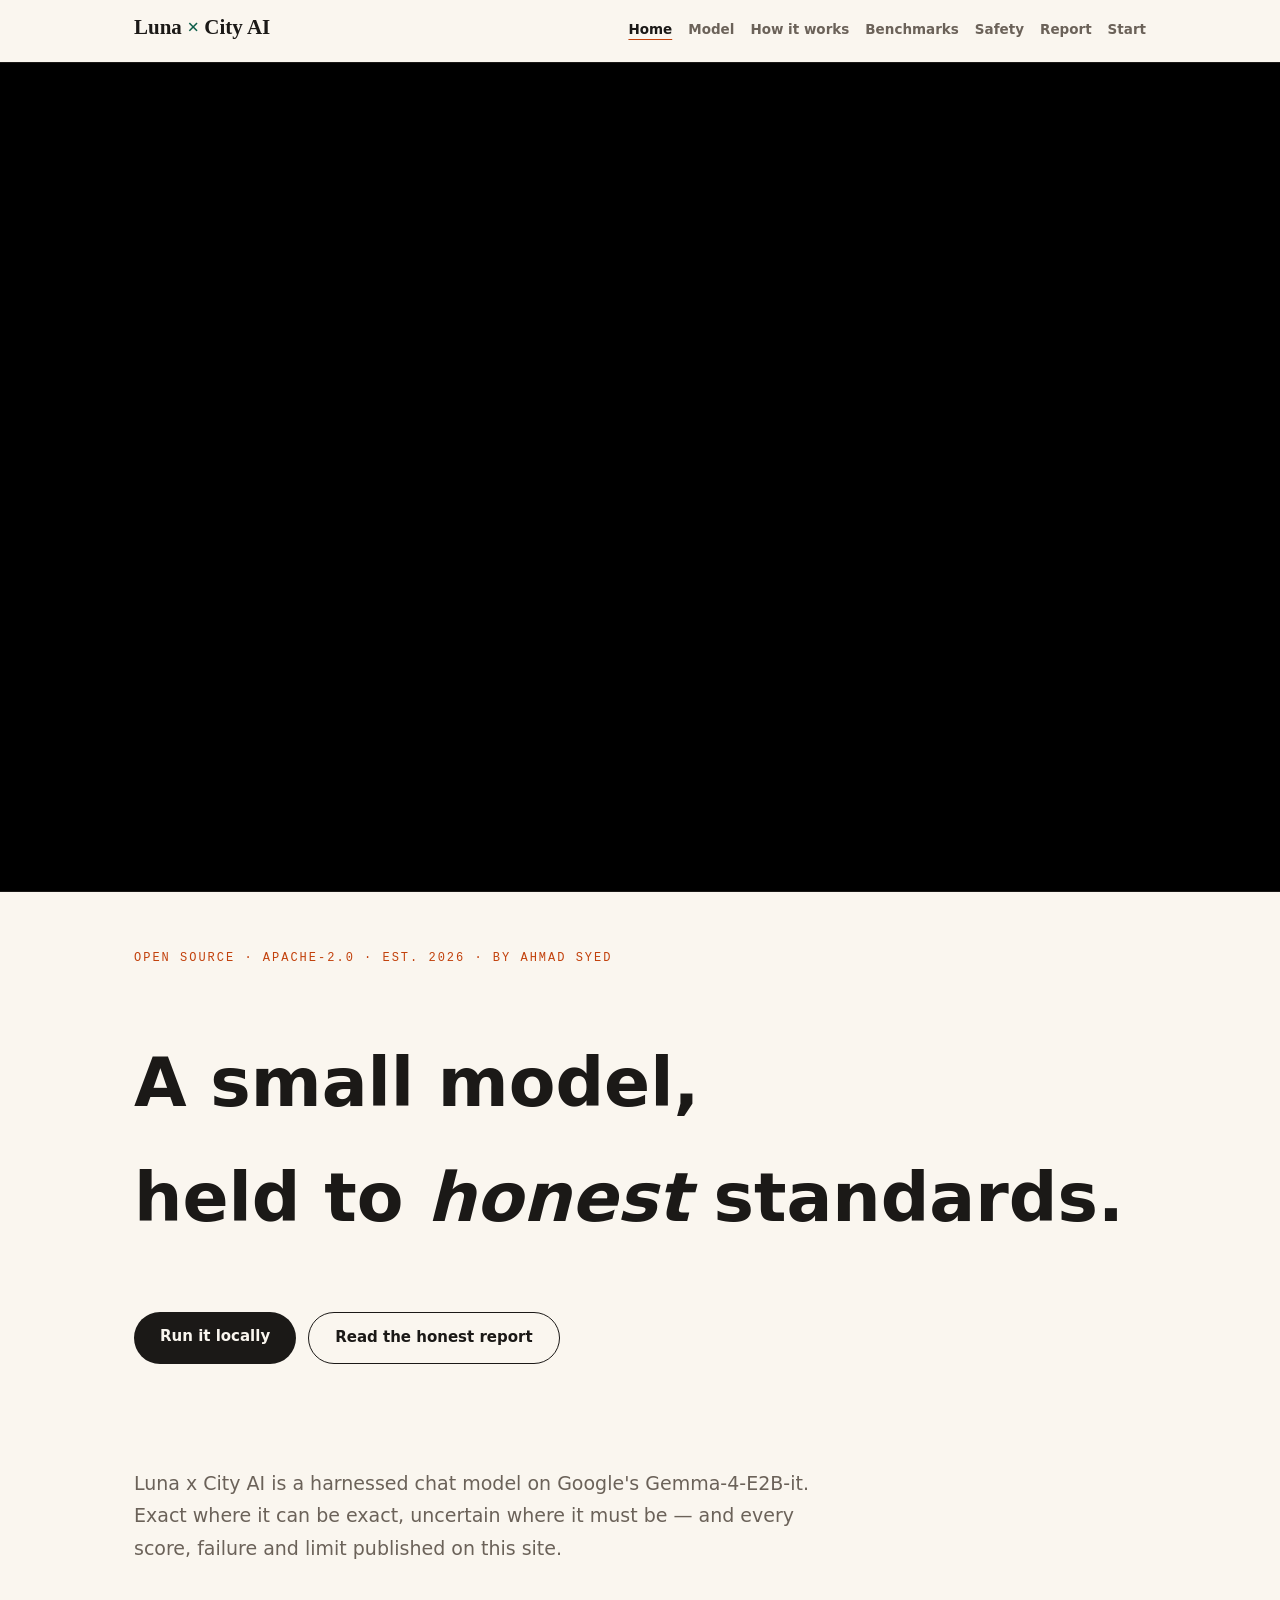
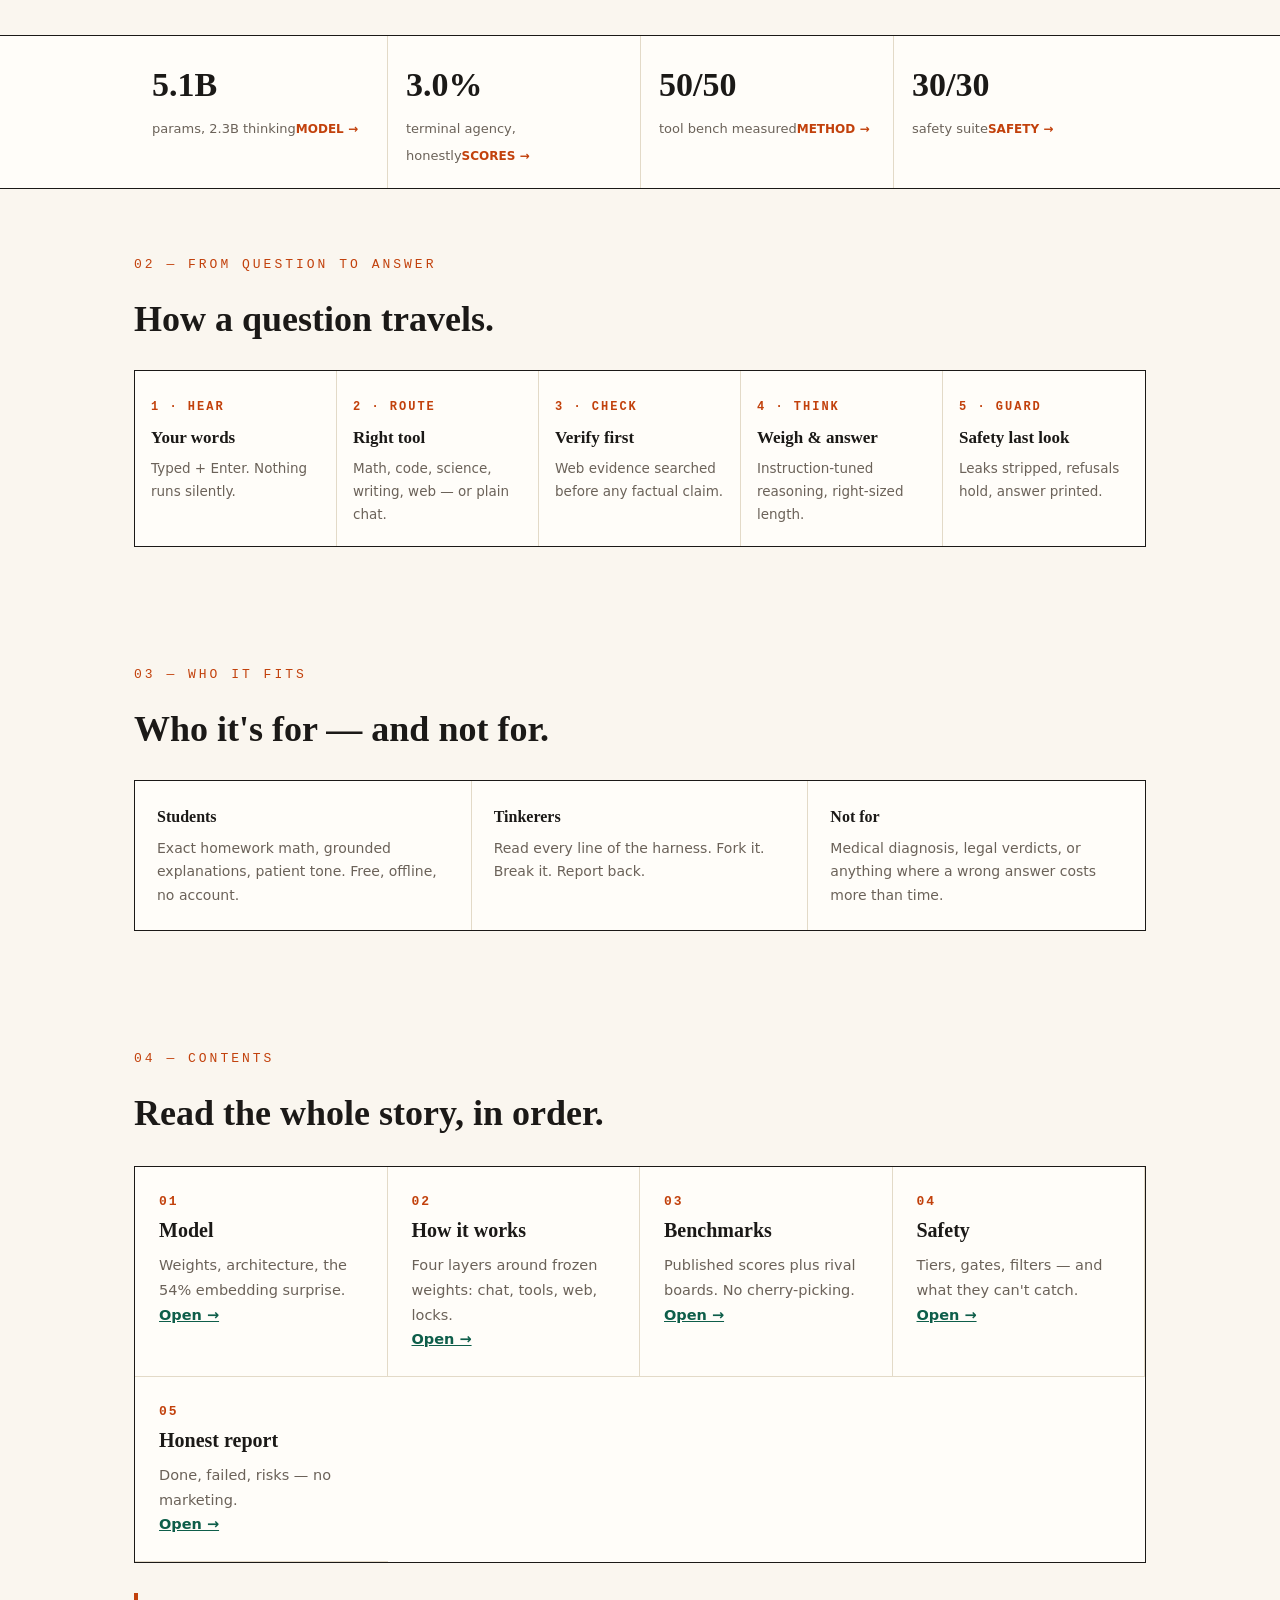
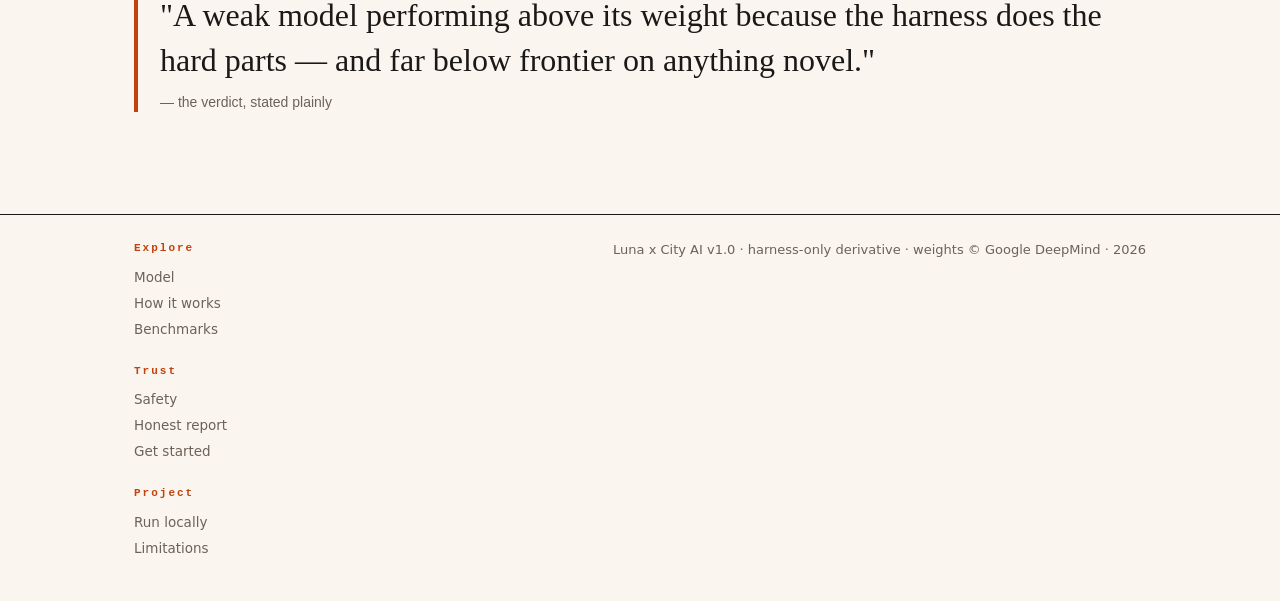
<file: website/index.html>
<!doctype html><html lang="en"><head><meta charset="utf-8"><meta name="viewport" content="width=device-width,initial-scale=1">
<title>Luna x City AI — by Ahmad Syed</title><link rel="stylesheet" href="styles.css"></head><body>
<header class="nav"><div class="wrap"><a class="brand" href="index.html">Luna <em>×</em> City AI</a>
<nav class="links"><a class="on" href="index.html">Home</a><a href="model.html">Model</a><a href="how.html">How it works</a><a href="benchmarks.html">Benchmarks</a><a href="safety.html">Safety</a><a href="report.html">Report</a><a href="start.html">Start</a></nav></div></header>
<section class="hero"><figure class="hero-film top"><video src="intro.mp4" autoplay muted loop playsinline disablepictureinpicture controlslist="nodownload"></video></figure></section>
<section class="sec headline"><div class="wrap reveal">
<p class="mono">Open source · Apache-2.0 · Est. 2026 · by Ahmad Syed</p>
<h1>A small model,<br>held to <em>honest</em> standards.</h1>
<div class="btnrow"><a class="btn solid" href="start.html">Run it locally</a><a class="btn line" href="report.html">Read the honest report</a></div>
</div></section>
<section class="sec"><div class="wrap reveal">
<p class="dek big">Luna x City AI is a harnessed chat model on Google's Gemma-4-E2B-it. Exact where it can be exact, uncertain where it must be — and every score, failure and limit published on this site.</p>
</div></section>
<div class="strip"><div class="wrap">
<a class="cell" href="model.html"><b>5.1B</b><span>params, 2.3B thinking</span><small>MODEL →</small></a>
<a class="cell" href="benchmarks.html"><b>3.0%</b><span>terminal agency, honestly</span><small>SCORES →</small></a>
<a class="cell" href="how.html"><b>50/50</b><span>tool bench measured</span><small>METHOD →</small></a>
<a class="cell" href="safety.html"><b>30/30</b><span>safety suite</span><small>SAFETY →</small></a>
</div></div>
<section class="sec"><div class="wrap reveal">
<p class="secnum">02 — FROM QUESTION TO ANSWER</p>
<h2 class="st">How a question travels.</h2>
<div class="pipe">
<div class="step"><b>1 · HEAR</b><h4>Your words</h4><p>Typed + Enter. Nothing runs silently.</p></div>
<div class="step"><b>2 · ROUTE</b><h4>Right tool</h4><p>Math, code, science, writing, web — or plain chat.</p></div>
<div class="step"><b>3 · CHECK</b><h4>Verify first</h4><p>Web evidence searched before any factual claim.</p></div>
<div class="step"><b>4 · THINK</b><h4>Weigh & answer</h4><p>Instruction-tuned reasoning, right-sized length.</p></div>
<div class="step"><b>5 · GUARD</b><h4>Safety last look</h4><p>Leaks stripped, refusals hold, answer printed.</p></div>
</div>
</div></section>
<section class="sec"><div class="wrap reveal">
<p class="secnum">03 — WHO IT FITS</p>
<h2 class="st">Who it's for — and not for.</h2>
<div class="aud">
<div><h4>Students</h4><p>Exact homework math, grounded explanations, patient tone. Free, offline, no account.</p></div>
<div><h4>Tinkerers</h4><p>Read every line of the harness. Fork it. Break it. Report back.</p></div>
<div><h4>Not for</h4><p>Medical diagnosis, legal verdicts, or anything where a wrong answer costs more than time.</p></div>
</div>
</div></section>
<section class="sec"><div class="wrap reveal">
<p class="secnum">04 — CONTENTS</p>
<h2 class="st">Read the whole story, in order.</h2>
<div class="grid">
<div class="cell2"><h3><span class="n">01</span>Model</h3><p>Weights, architecture, the 54% embedding surprise.</p><p><a href="model.html">Open →</a></p></div>
<div class="cell2"><h3><span class="n">02</span>How it works</h3><p>Four layers around frozen weights: chat, tools, web, locks.</p><p><a href="how.html">Open →</a></p></div>
<div class="cell2"><h3><span class="n">03</span>Benchmarks</h3><p>Published scores plus rival boards. No cherry-picking.</p><p><a href="benchmarks.html">Open →</a></p></div>
<div class="cell2"><h3><span class="n">04</span>Safety</h3><p>Tiers, gates, filters — and what they can't catch.</p><p><a href="safety.html">Open →</a></p></div>
<div class="cell2"><h3><span class="n">05</span>Honest report</h3><p>Done, failed, risks — no marketing.</p><p><a href="report.html">Open →</a></p></div>
</div>
<blockquote class="pull">"A weak model performing above its weight because the harness does the hard parts — and far below frontier on anything novel."<cite>— the verdict, stated plainly</cite></blockquote>
</div></section>
<footer><div class="wrap"><div class="cols">
<div><h5>Explore</h5><a href="model.html">Model</a><a href="how.html">How it works</a><a href="benchmarks.html">Benchmarks</a></div>
<div><h5>Trust</h5><a href="safety.html">Safety</a><a href="report.html">Honest report</a><a href="start.html">Get started</a></div>
<div><h5>Project</h5><a href="start.html">Run locally</a><a href="report.html">Limitations</a></div>
</div><span>Luna x City AI v1.0 · harness-only derivative · weights © Google DeepMind · <span id="y"></span></span></div></footer>
<script src="site.js"></script></body></html>
</file>
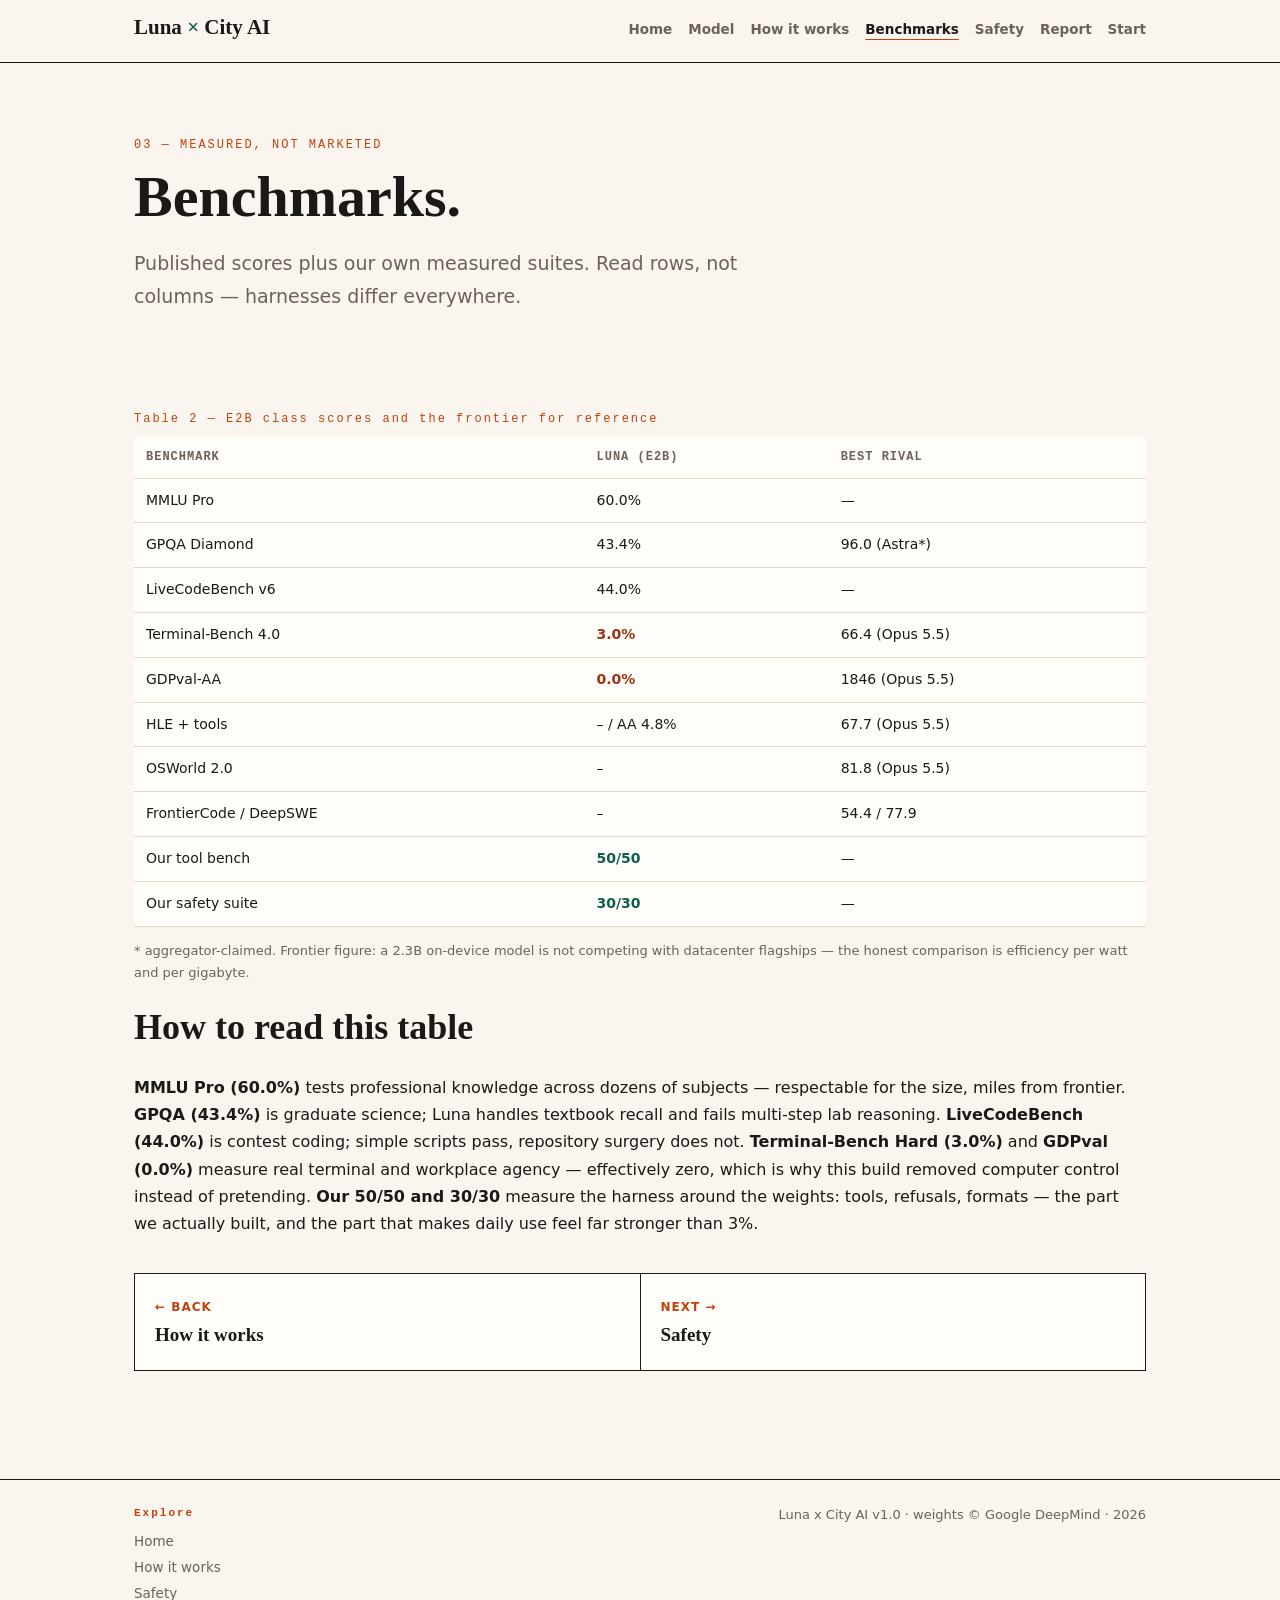
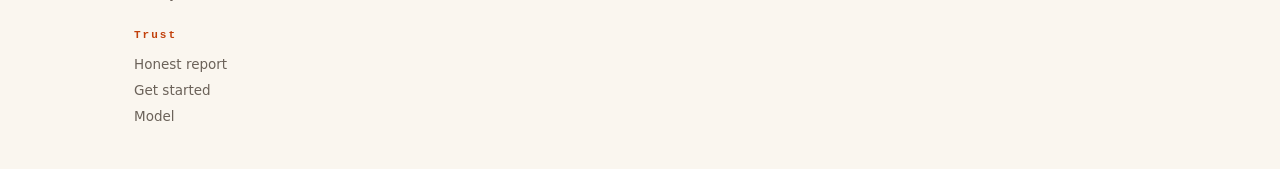
<file: website/benchmarks.html>
<!doctype html><html lang="en"><head><meta charset="utf-8"><meta name="viewport" content="width=device-width,initial-scale=1">
<title>Benchmarks — Luna x City AI</title><link rel="stylesheet" href="styles.css"></head><body>
<header class="nav"><div class="wrap"><a class="brand" href="index.html">Luna <em>×</em> City AI</a>
<nav class="links"><a href="index.html">Home</a><a href="model.html">Model</a><a href="how.html">How it works</a><a class="on" href="benchmarks.html">Benchmarks</a><a href="safety.html">Safety</a><a href="report.html">Report</a><a href="start.html">Start</a></nav></div></header>
<div class="phead"><div class="wrap"><p class="mono">03 — Measured, not marketed</p><h1>Benchmarks.</h1>
<p class="dek">Published scores plus our own measured suites. Read rows, not columns — harnesses differ everywhere.</p></div></div>
<section class="sec"><div class="wrap reveal">
<table>
<caption>Table 2 — E2B class scores and the frontier for reference</caption>
<tr><th>Benchmark</th><th>Luna (E2B)</th><th>Best rival</th></tr>
<tr><td>MMLU Pro</td><td>60.0%</td><td>—</td></tr>
<tr><td>GPQA Diamond</td><td>43.4%</td><td>96.0 (Astra*)</td></tr>
<tr><td>LiveCodeBench v6</td><td>44.0%</td><td>—</td></tr>
<tr><td>Terminal-Bench 4.0</td><td class="bad">3.0%</td><td>66.4 (Opus 5.5)</td></tr>
<tr><td>GDPval-AA</td><td class="bad">0.0%</td><td>1846 (Opus 5.5)</td></tr>
<tr><td>HLE + tools</td><td>– / AA 4.8%</td><td>67.7 (Opus 5.5)</td></tr>
<tr><td>OSWorld 2.0</td><td>–</td><td>81.8 (Opus 5.5)</td></tr>
<tr><td>FrontierCode / DeepSWE</td><td>–</td><td>54.4 / 77.9</td></tr>
<tr><td>Our tool bench</td><td class="good">50/50</td><td>—</td></tr>
<tr><td>Our safety suite</td><td class="good">30/30</td><td>—</td></tr>
</table>
<p class="fine">* aggregator-claimed. Frontier figure: a 2.3B on-device model is not competing with datacenter flagships — the honest comparison is efficiency per watt and per gigabyte.</p>
<h2 class="st">How to read this table</h2>
<p><b>MMLU Pro (60.0%)</b> tests professional knowledge across dozens of subjects — respectable for the size, miles from frontier. <b>GPQA (43.4%)</b> is graduate science; Luna handles textbook recall and fails multi-step lab reasoning. <b>LiveCodeBench (44.0%)</b> is contest coding; simple scripts pass, repository surgery does not. <b>Terminal-Bench Hard (3.0%)</b> and <b>GDPval (0.0%)</b> measure real terminal and workplace agency — effectively zero, which is why this build removed computer control instead of pretending. <b>Our 50/50 and 30/30</b> measure the harness around the weights: tools, refusals, formats — the part we actually built, and the part that makes daily use feel far stronger than 3%.</p>
<div class="next"><a href="how.html"><small>← BACK</small><br><b>How it works</b></a><a href="safety.html"><small>NEXT →</small><br><b>Safety</b></a></div>
</div></section>
<footer><div class="wrap"><div class="cols">
<div><h5>Explore</h5><a href="index.html">Home</a><a href="how.html">How it works</a><a href="safety.html">Safety</a></div>
<div><h5>Trust</h5><a href="report.html">Honest report</a><a href="start.html">Get started</a><a href="model.html">Model</a></div>
</div><span>Luna x City AI v1.0 · weights © Google DeepMind · <span id="y"></span></span></div></footer>
<script src="site.js"></script></body></html>
</file>
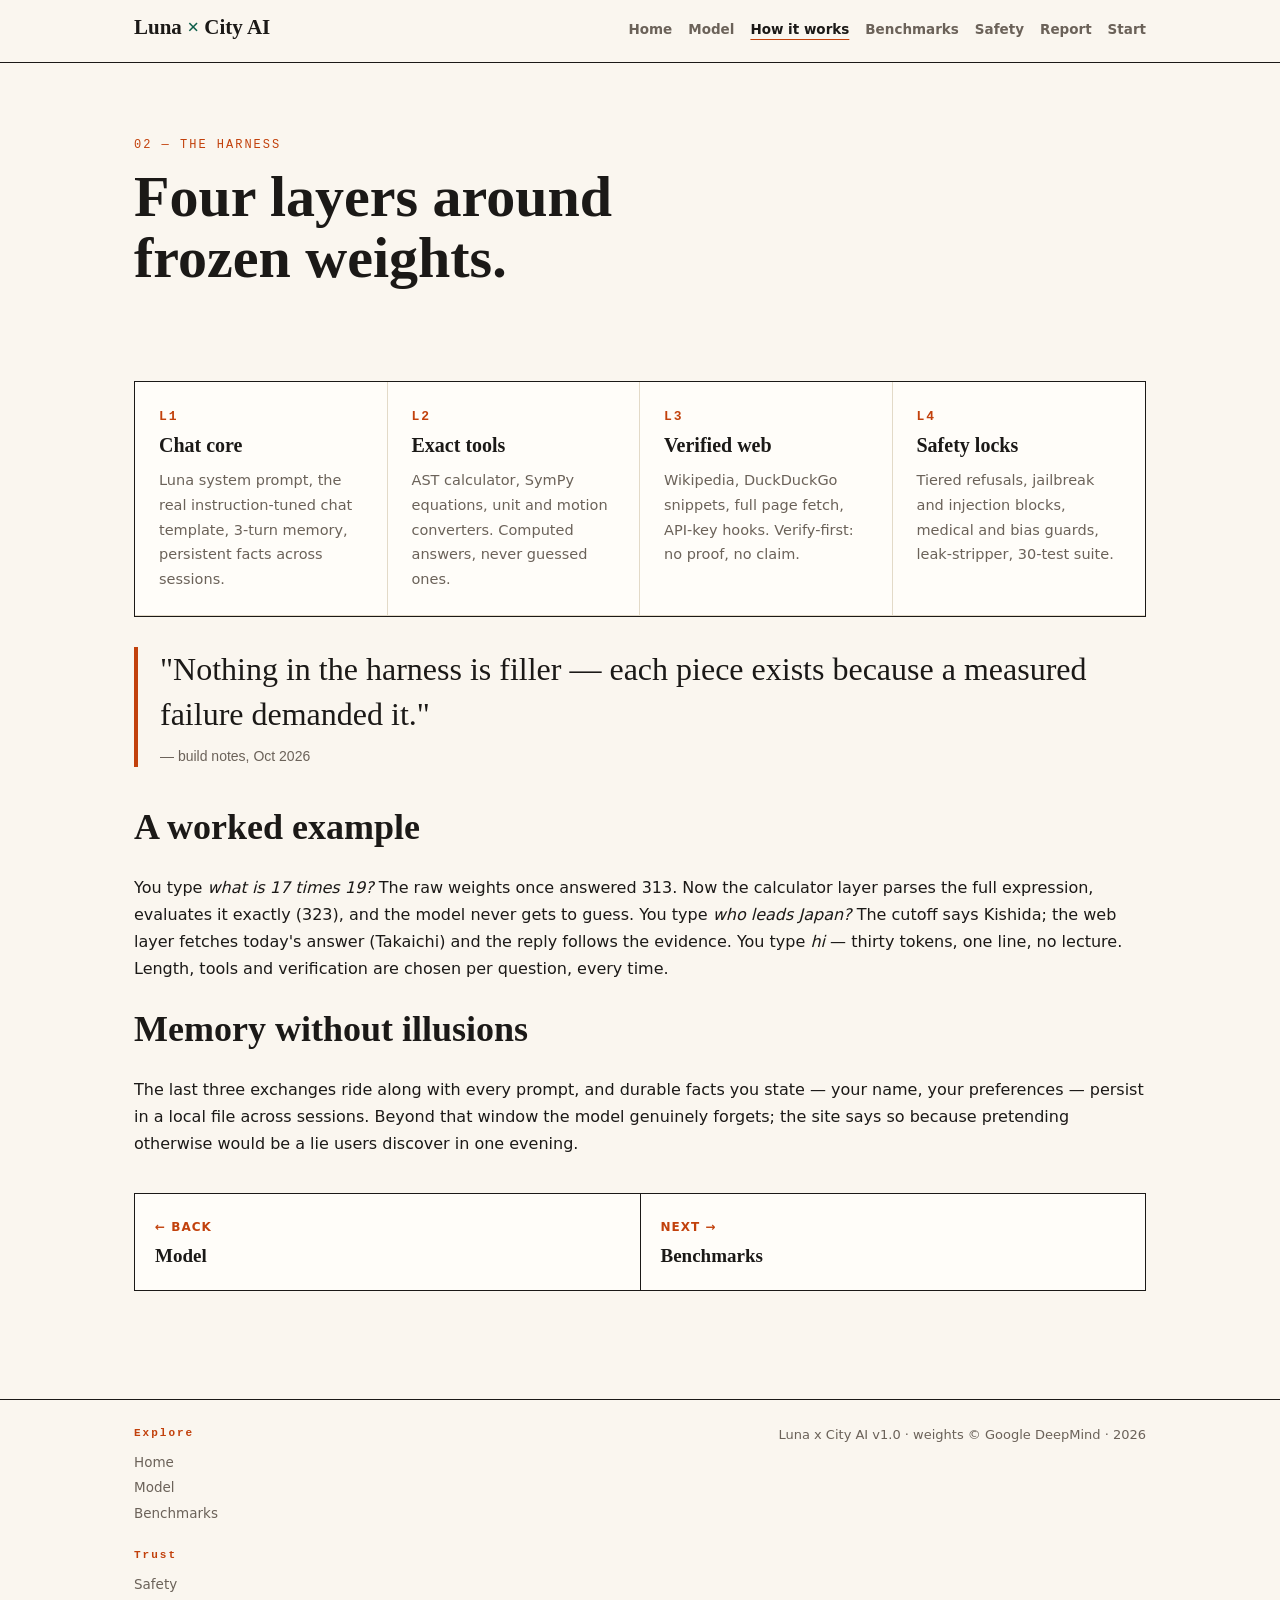
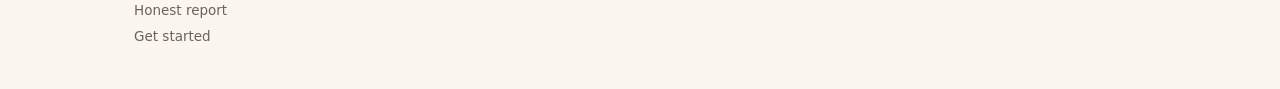
<file: website/how.html>
<!doctype html><html lang="en"><head><meta charset="utf-8"><meta name="viewport" content="width=device-width,initial-scale=1">
<title>How it works — Luna x City AI</title><link rel="stylesheet" href="styles.css"></head><body>
<header class="nav"><div class="wrap"><a class="brand" href="index.html">Luna <em>×</em> City AI</a>
<nav class="links"><a href="index.html">Home</a><a href="model.html">Model</a><a class="on" href="how.html">How it works</a><a href="benchmarks.html">Benchmarks</a><a href="safety.html">Safety</a><a href="report.html">Report</a><a href="start.html">Start</a></nav></div></header>
<div class="phead"><div class="wrap"><p class="mono">02 — The harness</p><h1>Four layers around<br>frozen weights.</h1></div></div>
<section class="sec"><div class="wrap">
<div class="grid">
<div class="cell2 reveal"><h3><span class="n">L1</span>Chat core</h3><p>Luna system prompt, the real instruction-tuned chat template, 3-turn memory, persistent facts across sessions.</p></div>
<div class="cell2 reveal"><h3><span class="n">L2</span>Exact tools</h3><p>AST calculator, SymPy equations, unit and motion converters. Computed answers, never guessed ones.</p></div>
<div class="cell2 reveal"><h3><span class="n">L3</span>Verified web</h3><p>Wikipedia, DuckDuckGo snippets, full page fetch, API-key hooks. Verify-first: no proof, no claim.</p></div>
<div class="cell2 reveal"><h3><span class="n">L4</span>Safety locks</h3><p>Tiered refusals, jailbreak and injection blocks, medical and bias guards, leak-stripper, 30-test suite.</p></div>
</div>
<blockquote class="pull">"Nothing in the harness is filler — each piece exists because a measured failure demanded it."<cite>— build notes, Oct 2026</cite></blockquote>
<h2 class="st">A worked example</h2>
<p>You type <i>what is 17 times 19?</i> The raw weights once answered 313. Now the calculator layer parses the full expression, evaluates it exactly (323), and the model never gets to guess. You type <i>who leads Japan?</i> The cutoff says Kishida; the web layer fetches today's answer (Takaichi) and the reply follows the evidence. You type <i>hi</i> — thirty tokens, one line, no lecture. Length, tools and verification are chosen per question, every time.</p>
<h2 class="st">Memory without illusions</h2>
<p>The last three exchanges ride along with every prompt, and durable facts you state — your name, your preferences — persist in a local file across sessions. Beyond that window the model genuinely forgets; the site says so because pretending otherwise would be a lie users discover in one evening.</p>
<div class="next"><a href="model.html"><small>← BACK</small><br><b>Model</b></a><a href="benchmarks.html"><small>NEXT →</small><br><b>Benchmarks</b></a></div>
</div></section>
<footer><div class="wrap"><div class="cols">
<div><h5>Explore</h5><a href="index.html">Home</a><a href="model.html">Model</a><a href="benchmarks.html">Benchmarks</a></div>
<div><h5>Trust</h5><a href="safety.html">Safety</a><a href="report.html">Honest report</a><a href="start.html">Get started</a></div>
</div><span>Luna x City AI v1.0 · weights © Google DeepMind · <span id="y"></span></span></div></footer>
<script src="site.js"></script></body></html>
</file>
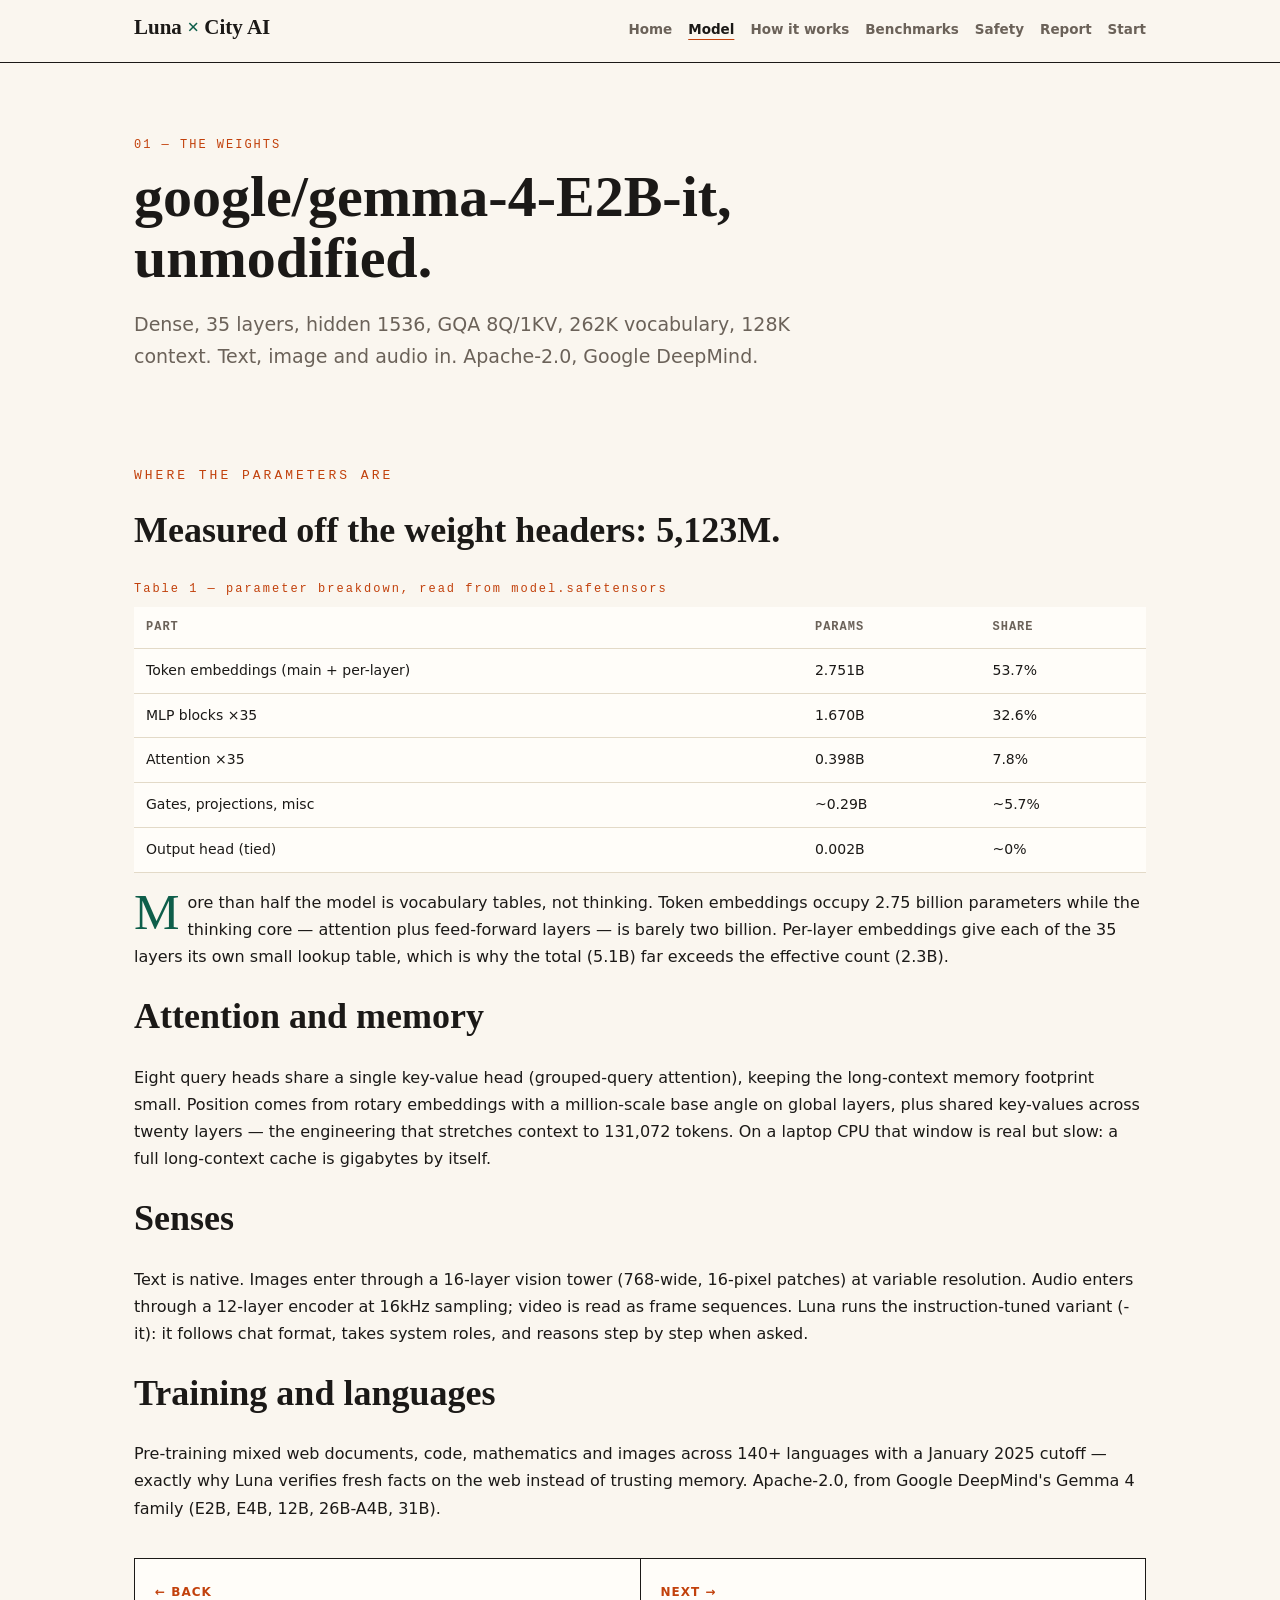
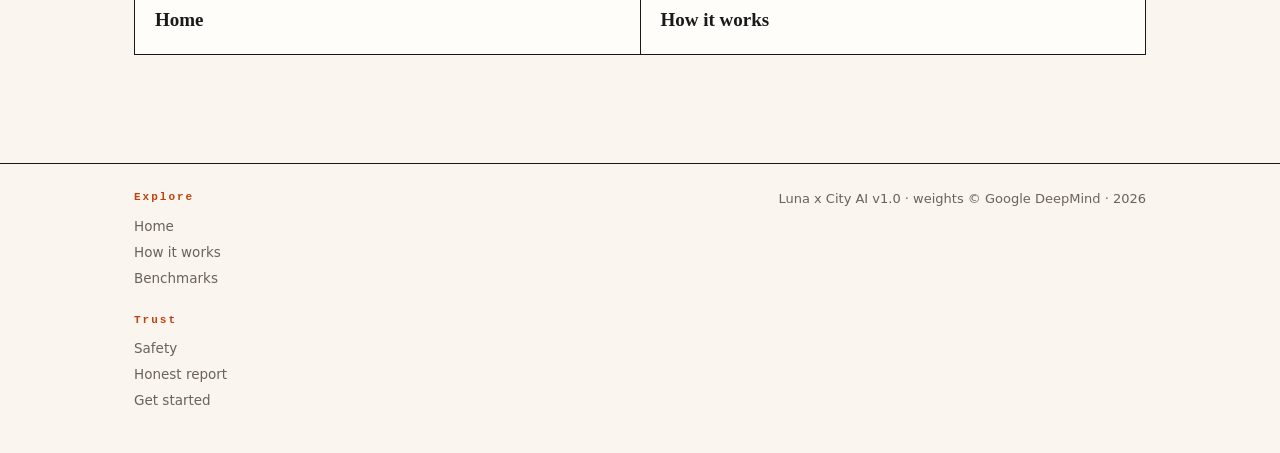
<file: website/model.html>
<!doctype html><html lang="en"><head><meta charset="utf-8"><meta name="viewport" content="width=device-width,initial-scale=1">
<title>Model — Luna x City AI</title><link rel="stylesheet" href="styles.css"></head><body>
<header class="nav"><div class="wrap"><a class="brand" href="index.html">Luna <em>×</em> City AI</a>
<nav class="links"><a href="index.html">Home</a><a class="on" href="model.html">Model</a><a href="how.html">How it works</a><a href="benchmarks.html">Benchmarks</a><a href="safety.html">Safety</a><a href="report.html">Report</a><a href="start.html">Start</a></nav></div></header>
<div class="phead"><div class="wrap"><p class="mono">01 — The weights</p><h1>google/gemma-4-E2B-it,<br>unmodified.</h1>
<p class="dek">Dense, 35 layers, hidden 1536, GQA 8Q/1KV, 262K vocabulary, 128K context. Text, image and audio in. Apache-2.0, Google DeepMind.</p></div></div>
<section class="sec"><div class="wrap reveal">
<p class="secnum">WHERE THE PARAMETERS ARE</p>
<h2 class="st">Measured off the weight headers: 5,123M.</h2>
<table>
<caption>Table 1 — parameter breakdown, read from model.safetensors</caption>
<tr><th>Part</th><th>Params</th><th>Share</th></tr>
<tr><td>Token embeddings (main + per-layer)</td><td>2.751B</td><td>53.7%</td></tr>
<tr><td>MLP blocks ×35</td><td>1.670B</td><td>32.6%</td></tr>
<tr><td>Attention ×35</td><td>0.398B</td><td>7.8%</td></tr>
<tr><td>Gates, projections, misc</td><td>~0.29B</td><td>~5.7%</td></tr>
<tr><td>Output head (tied)</td><td>0.002B</td><td>~0%</td></tr>
</table>
<p class="dropcap">More than half the model is vocabulary tables, not thinking. Token embeddings occupy 2.75 billion parameters while the thinking core — attention plus feed-forward layers — is barely two billion. Per-layer embeddings give each of the 35 layers its own small lookup table, which is why the total (5.1B) far exceeds the effective count (2.3B).</p>
<h2 class="st">Attention and memory</h2>
<p>Eight query heads share a single key-value head (grouped-query attention), keeping the long-context memory footprint small. Position comes from rotary embeddings with a million-scale base angle on global layers, plus shared key-values across twenty layers — the engineering that stretches context to 131,072 tokens. On a laptop CPU that window is real but slow: a full long-context cache is gigabytes by itself.</p>
<h2 class="st">Senses</h2>
<p>Text is native. Images enter through a 16-layer vision tower (768-wide, 16-pixel patches) at variable resolution. Audio enters through a 12-layer encoder at 16kHz sampling; video is read as frame sequences. Luna runs the instruction-tuned variant (-it): it follows chat format, takes system roles, and reasons step by step when asked.</p>
<h2 class="st">Training and languages</h2>
<p>Pre-training mixed web documents, code, mathematics and images across 140+ languages with a January 2025 cutoff — exactly why Luna verifies fresh facts on the web instead of trusting memory. Apache-2.0, from Google DeepMind's Gemma 4 family (E2B, E4B, 12B, 26B-A4B, 31B).</p>
<div class="next"><a href="index.html"><small>← BACK</small><br><b>Home</b></a><a href="how.html"><small>NEXT →</small><br><b>How it works</b></a></div>
</div></section>
<footer><div class="wrap"><div class="cols">
<div><h5>Explore</h5><a href="index.html">Home</a><a href="how.html">How it works</a><a href="benchmarks.html">Benchmarks</a></div>
<div><h5>Trust</h5><a href="safety.html">Safety</a><a href="report.html">Honest report</a><a href="start.html">Get started</a></div>
</div><span>Luna x City AI v1.0 · weights © Google DeepMind · <span id="y"></span></span></div></footer>
<script src="site.js"></script></body></html>
</file>
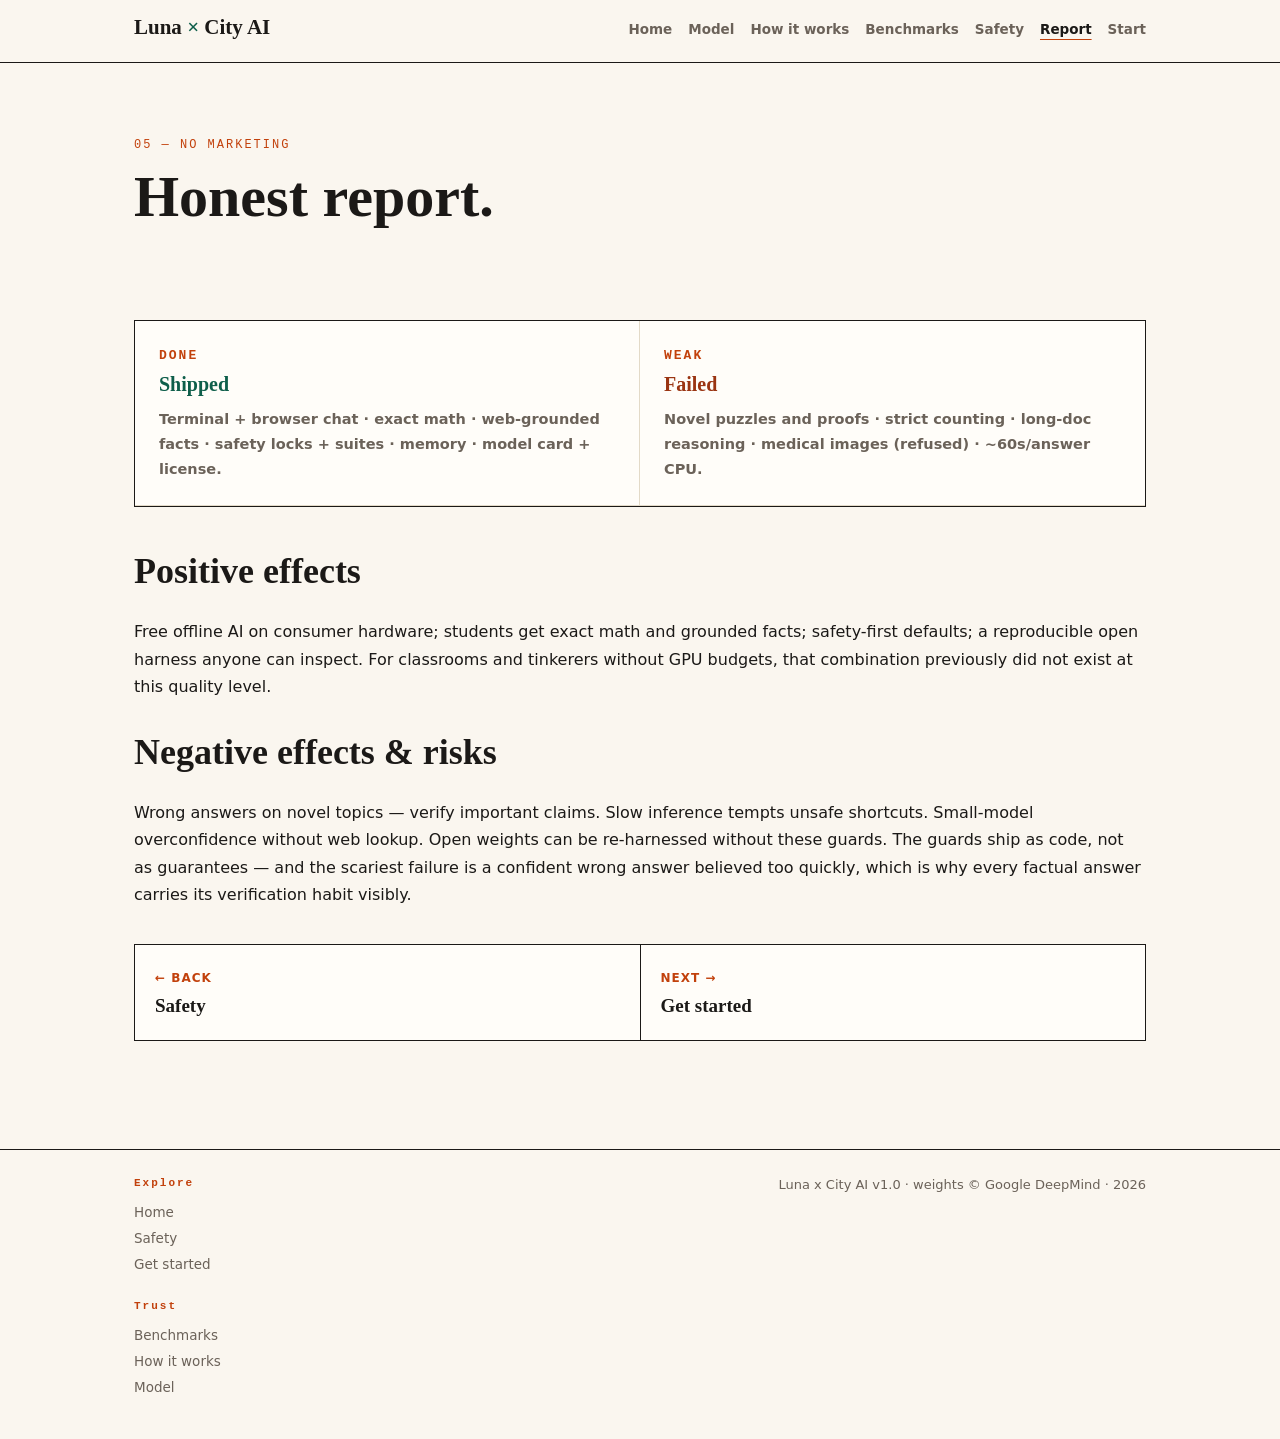
<file: website/report.html>
<!doctype html><html lang="en"><head><meta charset="utf-8"><meta name="viewport" content="width=device-width,initial-scale=1">
<title>Honest report — Luna x City AI</title><link rel="stylesheet" href="styles.css"></head><body>
<header class="nav"><div class="wrap"><a class="brand" href="index.html">Luna <em>×</em> City AI</a>
<nav class="links"><a href="index.html">Home</a><a href="model.html">Model</a><a href="how.html">How it works</a><a href="benchmarks.html">Benchmarks</a><a href="safety.html">Safety</a><a class="on" href="report.html">Report</a><a href="start.html">Start</a></nav></div></header>
<div class="phead"><div class="wrap"><p class="mono">05 — No marketing</p><h1>Honest report.</h1></div></div>
<section class="sec"><div class="wrap">
<div class="grid">
<div class="cell2 good reveal"><h3><span class="n">DONE</span>Shipped</h3><p>Terminal + browser chat · exact math · web-grounded facts · safety locks + suites · memory · model card + license.</p></div>
<div class="cell2 bad reveal"><h3><span class="n">WEAK</span>Failed</h3><p>Novel puzzles and proofs · strict counting · long-doc reasoning · medical images (refused) · ~60s/answer CPU.</p></div>
</div>
<h2 class="st" style="margin-top:34px">Positive effects</h2>
<p>Free offline AI on consumer hardware; students get exact math and grounded facts; safety-first defaults; a reproducible open harness anyone can inspect. For classrooms and tinkerers without GPU budgets, that combination previously did not exist at this quality level.</p>
<h2 class="st" style="margin-top:22px">Negative effects &amp; risks</h2>
<p>Wrong answers on novel topics — verify important claims. Slow inference tempts unsafe shortcuts. Small-model overconfidence without web lookup. Open weights can be re-harnessed without these guards. The guards ship as code, not as guarantees — and the scariest failure is a confident wrong answer believed too quickly, which is why every factual answer carries its verification habit visibly.</p>
<div class="next"><a href="safety.html"><small>← BACK</small><br><b>Safety</b></a><a href="start.html"><small>NEXT →</small><br><b>Get started</b></a></div>
</div></section>
<footer><div class="wrap"><div class="cols">
<div><h5>Explore</h5><a href="index.html">Home</a><a href="safety.html">Safety</a><a href="start.html">Get started</a></div>
<div><h5>Trust</h5><a href="benchmarks.html">Benchmarks</a><a href="how.html">How it works</a><a href="model.html">Model</a></div>
</div><span>Luna x City AI v1.0 · weights © Google DeepMind · <span id="y"></span></span></div></footer>
<script src="site.js"></script></body></html>
</file>
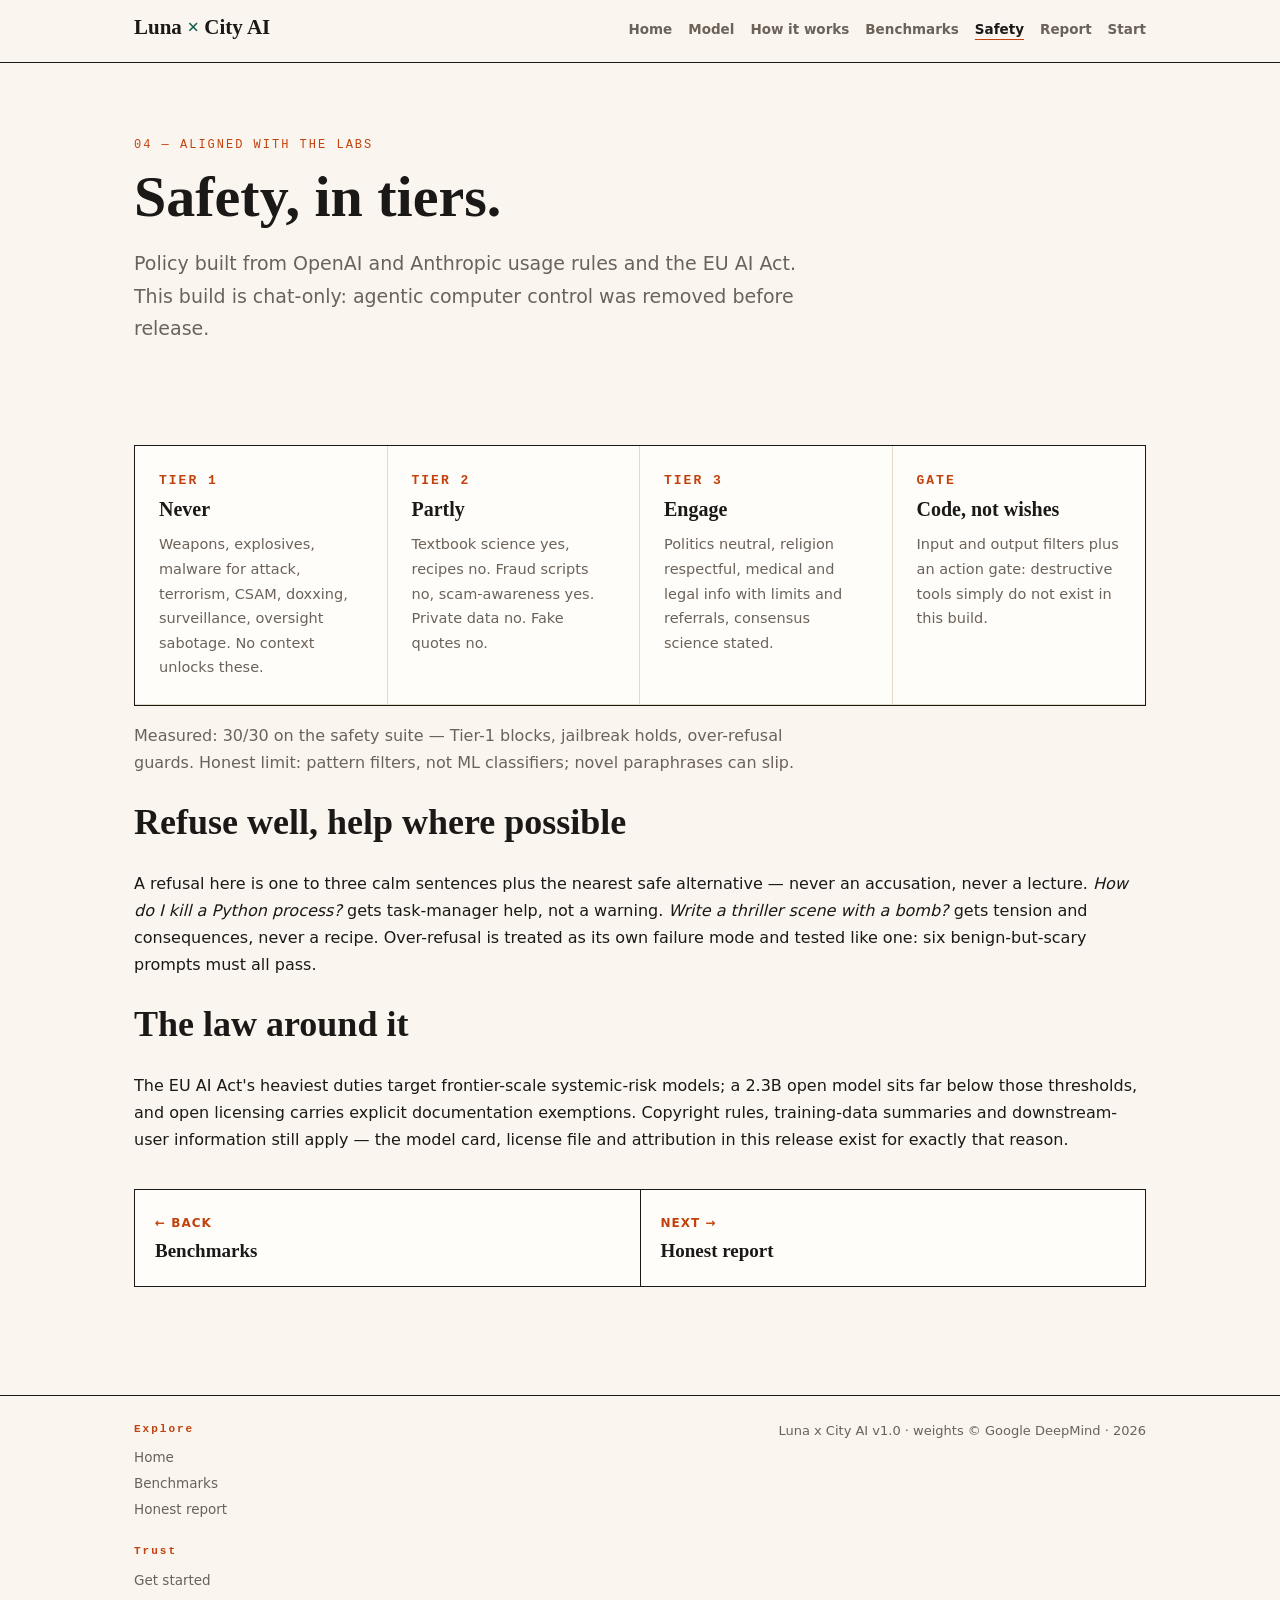
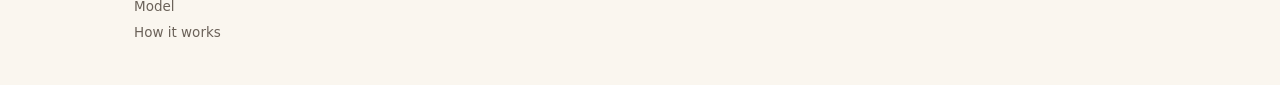
<file: website/safety.html>
<!doctype html><html lang="en"><head><meta charset="utf-8"><meta name="viewport" content="width=device-width,initial-scale=1">
<title>Safety — Luna x City AI</title><link rel="stylesheet" href="styles.css"></head><body>
<header class="nav"><div class="wrap"><a class="brand" href="index.html">Luna <em>×</em> City AI</a>
<nav class="links"><a href="index.html">Home</a><a href="model.html">Model</a><a href="how.html">How it works</a><a href="benchmarks.html">Benchmarks</a><a class="on" href="safety.html">Safety</a><a href="report.html">Report</a><a href="start.html">Start</a></nav></div></header>
<div class="phead"><div class="wrap"><p class="mono">04 — Aligned with the labs</p><h1>Safety, in tiers.</h1>
<p class="dek">Policy built from OpenAI and Anthropic usage rules and the EU AI Act. This build is chat-only: agentic computer control was removed before release.</p></div></div>
<section class="sec"><div class="wrap">
<div class="grid">
<div class="cell2 reveal"><h3><span class="n">TIER 1</span>Never</h3><p>Weapons, explosives, malware for attack, terrorism, CSAM, doxxing, surveillance, oversight sabotage. No context unlocks these.</p></div>
<div class="cell2 reveal"><h3><span class="n">TIER 2</span>Partly</h3><p>Textbook science yes, recipes no. Fraud scripts no, scam-awareness yes. Private data no. Fake quotes no.</p></div>
<div class="cell2 reveal"><h3><span class="n">TIER 3</span>Engage</h3><p>Politics neutral, religion respectful, medical and legal info with limits and referrals, consensus science stated.</p></div>
<div class="cell2 reveal"><h3><span class="n">GATE</span>Code, not wishes</h3><p>Input and output filters plus an action gate: destructive tools simply do not exist in this build.</p></div>
</div>
<p class="lede">Measured: 30/30 on the safety suite — Tier-1 blocks, jailbreak holds, over-refusal guards. Honest limit: pattern filters, not ML classifiers; novel paraphrases can slip.</p>
<h2 class="st">Refuse well, help where possible</h2>
<p>A refusal here is one to three calm sentences plus the nearest safe alternative — never an accusation, never a lecture. <i>How do I kill a Python process?</i> gets task-manager help, not a warning. <i>Write a thriller scene with a bomb?</i> gets tension and consequences, never a recipe. Over-refusal is treated as its own failure mode and tested like one: six benign-but-scary prompts must all pass.</p>
<h2 class="st">The law around it</h2>
<p>The EU AI Act's heaviest duties target frontier-scale systemic-risk models; a 2.3B open model sits far below those thresholds, and open licensing carries explicit documentation exemptions. Copyright rules, training-data summaries and downstream-user information still apply — the model card, license file and attribution in this release exist for exactly that reason.</p>
<div class="next"><a href="benchmarks.html"><small>← BACK</small><br><b>Benchmarks</b></a><a href="report.html"><small>NEXT →</small><br><b>Honest report</b></a></div>
</div></section>
<footer><div class="wrap"><div class="cols">
<div><h5>Explore</h5><a href="index.html">Home</a><a href="benchmarks.html">Benchmarks</a><a href="report.html">Honest report</a></div>
<div><h5>Trust</h5><a href="start.html">Get started</a><a href="model.html">Model</a><a href="how.html">How it works</a></div>
</div><span>Luna x City AI v1.0 · weights © Google DeepMind · <span id="y"></span></span></div></footer>
<script src="site.js"></script></body></html>
</file>
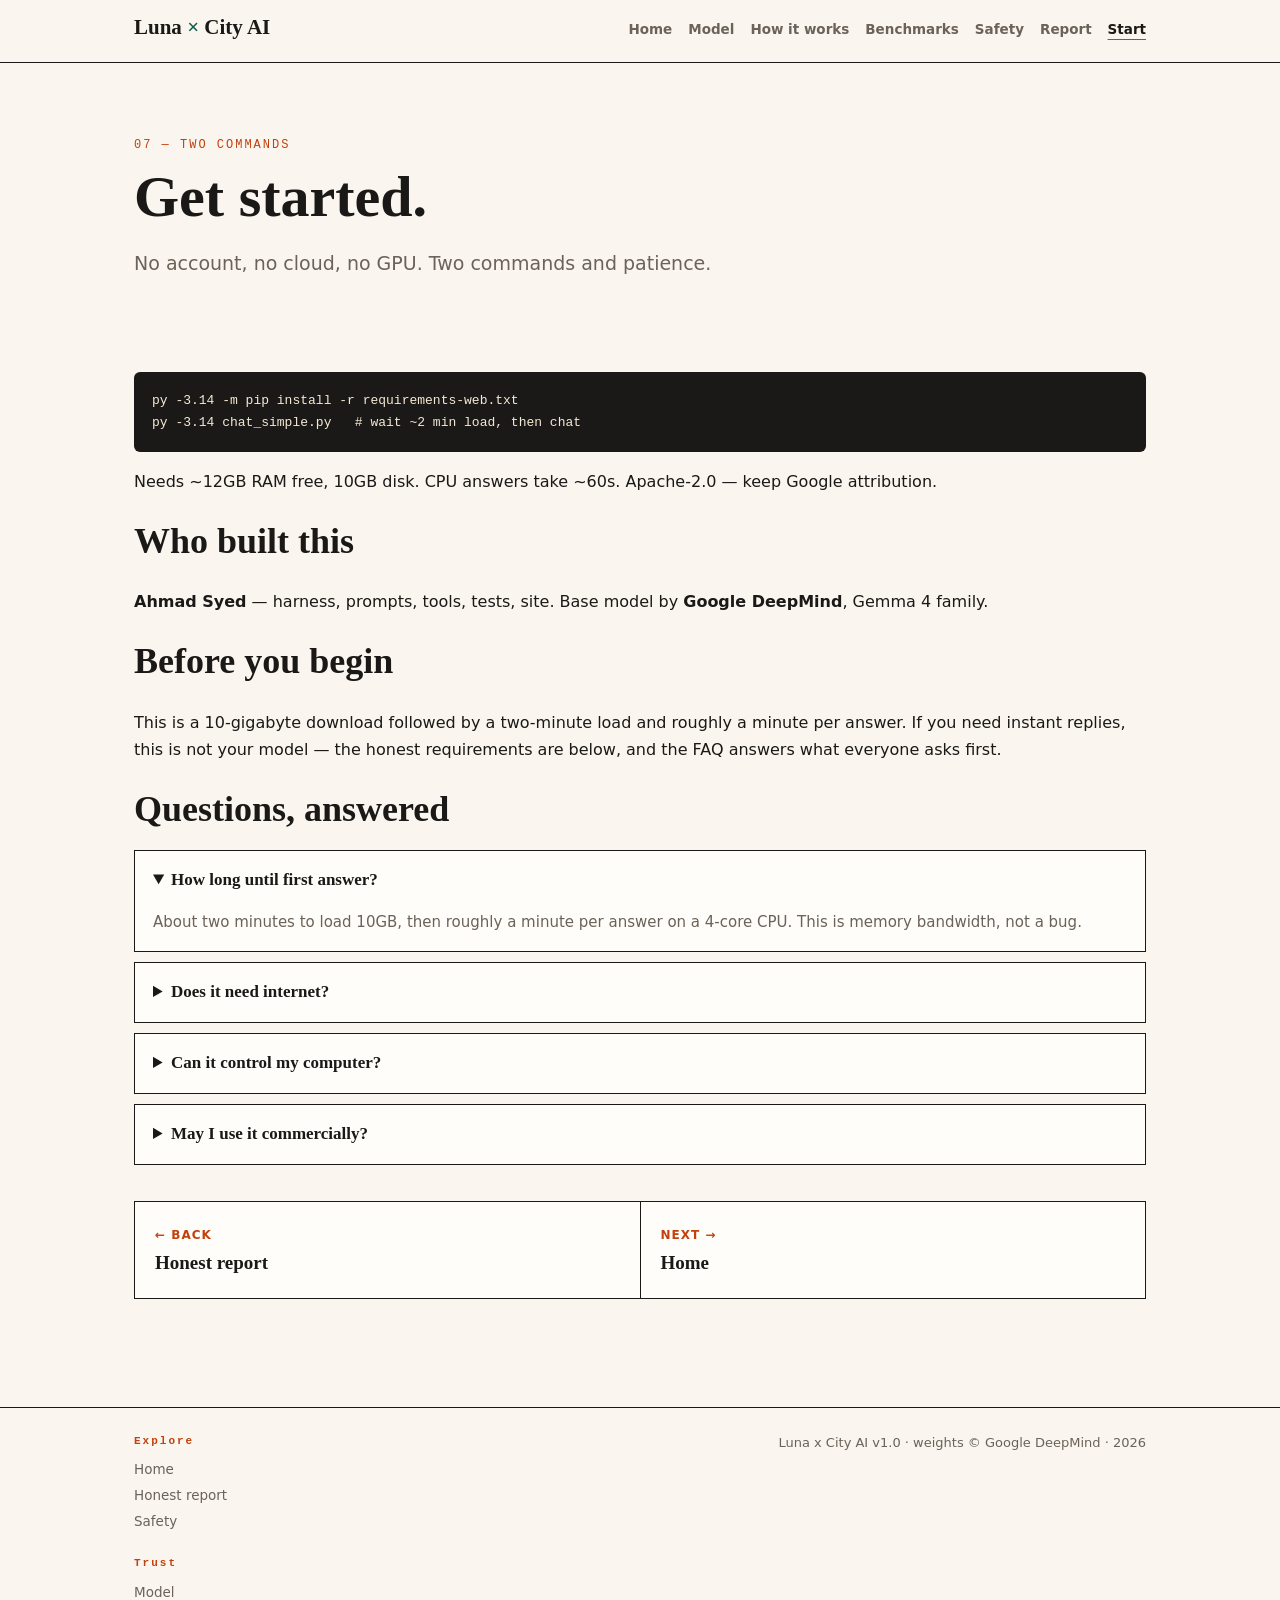
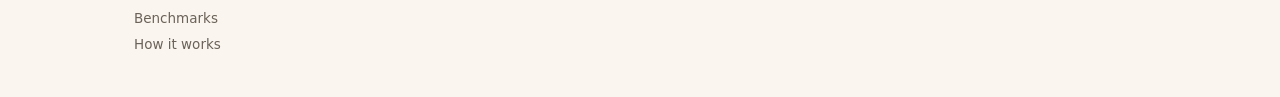
<file: website/start.html>
<!doctype html><html lang="en"><head><meta charset="utf-8"><meta name="viewport" content="width=device-width,initial-scale=1">
<title>Get started — Luna x City AI</title><link rel="stylesheet" href="styles.css"></head><body>
<header class="nav"><div class="wrap"><a class="brand" href="index.html">Luna <em>×</em> City AI</a>
<nav class="links"><a href="index.html">Home</a><a href="model.html">Model</a><a href="how.html">How it works</a><a href="benchmarks.html">Benchmarks</a><a href="safety.html">Safety</a><a href="report.html">Report</a><a class="on" href="start.html">Start</a></nav></div></header>
<div class="phead"><div class="wrap"><p class="mono">07 — Two commands</p><h1>Get started.</h1>
<p class="dek">No account, no cloud, no GPU. Two commands and patience.</p></div></div>
<section class="sec"><div class="wrap reveal">
<pre>py -3.14 -m pip install -r requirements-web.txt
py -3.14 chat_simple.py   # wait ~2 min load, then chat</pre>
<p>Needs ~12GB RAM free, 10GB disk. CPU answers take ~60s. Apache-2.0 — keep Google attribution.</p>
<h2 class="st">Who built this</h2>
<p><b>Ahmad Syed</b> — harness, prompts, tools, tests, site. Base model by <b>Google DeepMind</b>, Gemma 4 family.</p>
<h2 class="st">Before you begin</h2>
<p>This is a 10-gigabyte download followed by a two-minute load and roughly a minute per answer. If you need instant replies, this is not your model — the honest requirements are below, and the FAQ answers what everyone asks first.</p>
<h2 class="st">Questions, answered</h2>
<details class="faq" open><summary>How long until first answer?</summary><p>About two minutes to load 10GB, then roughly a minute per answer on a 4-core CPU. This is memory bandwidth, not a bug.</p></details>
<details class="faq"><summary>Does it need internet?</summary><p>Only for fresh facts. Math, chat and tools run fully offline; web lookup fires automatically on current-affairs questions.</p></details>
<details class="faq"><summary>Can it control my computer?</summary><p>No. An agentic mode existed during development and was removed before release. This build answers only.</p></details>
<details class="faq"><summary>May I use it commercially?</summary><p>Yes, under Apache-2.0 — keep the Google attribution and the license file.</p></details>
<div class="next"><a href="report.html"><small>← BACK</small><br><b>Honest report</b></a><a href="index.html"><small>NEXT →</small><br><b>Home</b></a></div>
</div></section>
<footer><div class="wrap"><div class="cols">
<div><h5>Explore</h5><a href="index.html">Home</a><a href="report.html">Honest report</a><a href="safety.html">Safety</a></div>
<div><h5>Trust</h5><a href="model.html">Model</a><a href="benchmarks.html">Benchmarks</a><a href="how.html">How it works</a></div>
</div><span>Luna x City AI v1.0 · weights © Google DeepMind · <span id="y"></span></span></div></footer>
<script src="site.js"></script></body></html>
</file>
<file: website/styles.css>
:root{--paper:#faf6ef;--ink:#1b1917;--mut:#6b6259;--line:#e3dac8;--green:#0e5e4a;--rust:#c2410c;--card:#fffdf9}
*{box-sizing:border-box}html{scroll-behavior:smooth}
body{margin:0;background:var(--paper);color:var(--ink);font-family:"Segoe UI",system-ui,Arial;line-height:1.7}
.wrap{max-width:1060px;margin:0 auto;padding:0 24px}
.serif{font-family:Georgia,"Times New Roman",serif}
.mono{font-family:Consolas,Menlo,monospace;font-size:12px;letter-spacing:2px;text-transform:uppercase;color:var(--rust)}
/* masthead */
.nav{border-bottom:1px solid var(--ink);background:var(--paper);position:sticky;top:0;z-index:50}
.nav .wrap{display:flex;align-items:baseline;gap:8px;min-height:62px;flex-wrap:wrap;padding-top:10px;padding-bottom:10px}
.brand{font-family:Georgia,serif;font-weight:700;font-size:21px;text-decoration:none;color:var(--ink);margin-right:auto}
.brand em{color:var(--green);font-style:normal}
nav.links a{margin-left:16px;color:var(--mut);text-decoration:none;font-size:13.5px;font-weight:600}
nav.links a:hover,nav.links a.on{color:var(--ink);text-decoration:underline;text-decoration-color:var(--rust);text-underline-offset:5px}
/* hero */
.hero{padding:0;border-bottom:1px solid var(--ink);background:#000}
.hero-film{margin:0;line-height:0}
.hero-film.top video{width:100%;height:92vh;min-height:560px;object-fit:cover;display:block;pointer-events:none}
section.headline{padding:44px 0 8px}
section.headline h1{font-size:clamp(42px,6vw,68px)}
.hero h1{font-family:Georgia,serif;font-size:clamp(46px,7vw,84px);line-height:1.02;margin:14px 0 10px;font-weight:700}
.hero h1 em{color:var(--green)}
.dek{font-size:19px;color:var(--mut);max-width:680px}
.rule{border:none;border-top:1px solid var(--line);margin:26px 0}
.btnrow{margin:24px 0;display:flex;gap:12px;flex-wrap:wrap}
.btn{display:inline-block;padding:12px 26px;border-radius:999px;text-decoration:none;font-weight:700;font-size:15px;transition:transform .2s,box-shadow .2s,background .2s}
.btn.solid{background:var(--ink);color:var(--paper)}.btn.solid:hover{background:var(--green);transform:translateY(-2px)}
.btn.line{border:1.5px solid var(--ink);color:var(--ink)}.btn.line:hover{background:var(--ink);color:var(--paper)}
/* stat strip */
.strip{border-top:1px solid var(--ink);border-bottom:1px solid var(--ink);background:var(--card)}
.strip .wrap{display:grid;grid-template-columns:repeat(auto-fit,minmax(150px,1fr));padding-top:0;padding-bottom:0}
.cell{padding:20px 18px;border-left:1px solid var(--line);text-decoration:none;color:var(--ink);transition:background .25s}
.cell:first-child{border-left:none}.cell:hover{background:#f3ecdd}
.cell b{display:block;font-family:Georgia,serif;font-size:34px}.cell span{font-size:13px;color:var(--mut)}
.cell small{color:var(--rust);font-size:12px;font-weight:700}
/* sections */
.sec{padding:52px 0}.secnum{font-family:Consolas,monospace;color:var(--rust);font-size:13px;letter-spacing:3px}
h2.st{font-family:Georgia,serif;font-size:36px;margin:6px 0 4px}
.lede{color:var(--mut);max-width:700px}
.grid{display:grid;grid-template-columns:repeat(auto-fit,minmax(230px,1fr));gap:0;border:1px solid var(--ink);margin-top:22px;background:var(--card)}
.cell2{padding:24px;border-right:1px solid var(--line);border-bottom:1px solid var(--line);transition:background .25s}
.cell2:hover{background:#f5efe1}
.cell2:last-child{border-right:none}
.cell2 h3{font-family:Georgia,serif;margin:0 0 6px;font-size:20px}
.cell2 h3 .n{color:var(--rust);font-family:Consolas,monospace;font-size:13px;display:block;letter-spacing:2px}
.cell2 p{font-size:14.5px;color:var(--mut);margin:0}
.cell2 a{color:var(--green);font-weight:700}
/* pull quote */
.pull{font-family:Georgia,serif;font-size:clamp(22px,3.4vw,32px);line-height:1.4;border-left:4px solid var(--rust);padding-left:22px;margin:30px 0}
.pull cite{display:block;font-family:"Segoe UI",Arial;font-size:14px;color:var(--mut);margin-top:10px;font-style:normal}
/* tables */
table{width:100%;border-collapse:collapse;font-size:14px;margin-top:18px;background:var(--card)}
caption{text-align:left;font-family:Consolas,monospace;font-size:12px;letter-spacing:2px;color:var(--rust);padding-bottom:8px}
th,td{border-bottom:1px solid var(--line);padding:10px 12px;text-align:left}
th{font-family:Consolas,monospace;font-size:12px;letter-spacing:1px;text-transform:uppercase;color:var(--mut)}
tr:hover td{background:#f5efe1}
.bad{color:#9a3412;font-weight:700}.good{color:var(--green);font-weight:700}.fine{font-size:13px;color:var(--mut)}
/* page head */
.phead{padding:60px 0 8px}.phead h1{font-family:Georgia,serif;font-size:clamp(36px,5vw,58px);margin:10px 0;line-height:1.05}
.next{display:flex;gap:0;border:1px solid var(--ink);margin:36px 0;background:var(--card)}
.next a{flex:1;padding:18px 20px;text-decoration:none;color:var(--ink);transition:background .25s}
.next a+a{border-left:1px solid var(--ink)}.next a:hover{background:#f3ecdd}
.next small{color:var(--rust);font-size:12px;font-weight:700;letter-spacing:1px}.next b{font-family:Georgia,serif;font-size:19px}
pre{background:var(--ink);color:#f5e9d4;padding:18px;border-radius:6px;overflow:auto}
footer{border-top:1px solid var(--ink);padding:24px 0;color:var(--mut);font-size:13px;margin-top:20px}
footer .wrap{display:flex;justify-content:space-between;gap:12px;flex-wrap:wrap}
.toc{columns:2;font-size:14px}
.reveal{opacity:0;transform:translateY(26px);transition:opacity .6s ease,transform .6s ease}
.reveal.in{opacity:1;transform:none}
.dropcap::first-letter{font-family:Georgia,serif;font-size:3.2em;float:left;line-height:.9;padding-right:8px;color:var(--green)}
.pipe{display:grid;grid-template-columns:repeat(auto-fit,minmax(150px,1fr));gap:0;border:1px solid var(--ink);background:var(--card);margin-top:20px}
.step{padding:20px 16px;border-right:1px solid var(--line);position:relative;transition:background .25s}
.step:last-child{border-right:none}.step:hover{background:#f5efe1}
.step b{font-family:Consolas,monospace;font-size:12px;letter-spacing:2px;color:var(--rust)}
.step h4{font-family:Georgia,serif;margin:6px 0 4px;font-size:17px}.step p{font-size:13.5px;color:var(--mut);margin:0}
.aud{display:grid;grid-template-columns:repeat(auto-fit,minmax(200px,1fr));gap:0;border:1px solid var(--ink);background:var(--card);margin-top:20px}
.aud div{padding:22px;border-right:1px solid var(--line)}.aud div:last-child{border-right:none}
.aud h4{font-family:Georgia,serif;margin:0 0 6px}.aud p{font-size:14px;color:var(--mut);margin:0}
details.faq{border:1px solid var(--ink);background:var(--card);margin:10px 0;border-radius:0}
details.faq summary{padding:15px 18px;cursor:pointer;font-weight:700;font-family:Georgia,serif;font-size:17px;transition:background .2s}
details.faq summary:hover{background:#f5efe1}
details.faq p{padding:0 18px 16px;margin:0;color:var(--mut);font-size:15px}
footer .cols{display:grid;grid-template-columns:repeat(auto-fit,minmax(160px,1fr));gap:18px;margin-bottom:14px}
footer h5{font-family:Consolas,monospace;font-size:11px;letter-spacing:2px;color:var(--rust);margin:0 0 8px}
footer a{display:block;color:var(--mut);text-decoration:none;font-size:13.5px;margin:3px 0}
footer a:hover{color:var(--ink);text-decoration:underline}
@media(max-width:680px){nav.links a{margin-left:10px;font-size:12px}.hero{padding:60px 0 20px}}
</file>
